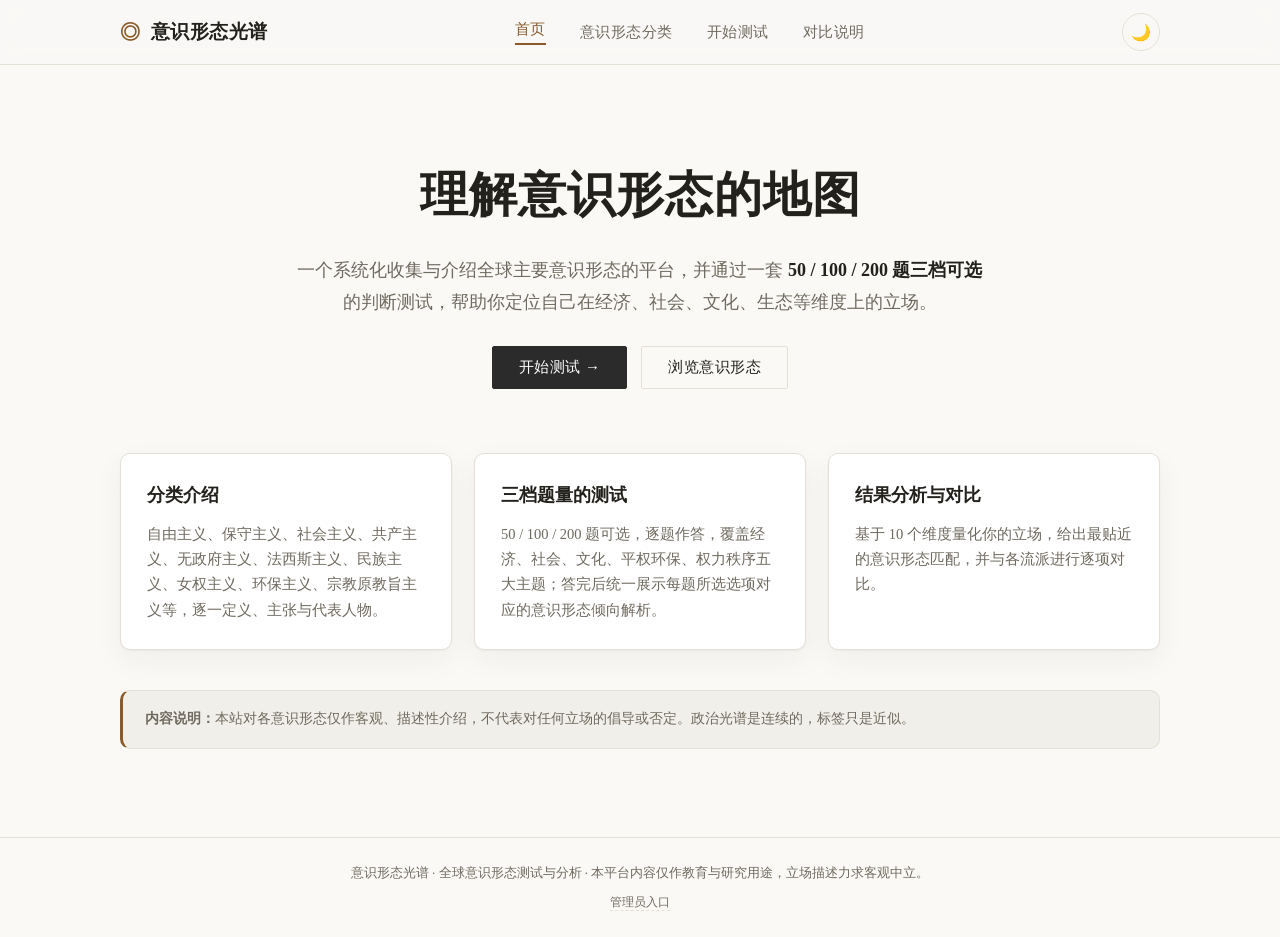
<file: index.html>
<!DOCTYPE html>
<html lang="zh-CN">
<head>
  <meta charset="UTF-8" />
  <meta name="viewport" content="width=device-width, initial-scale=1.0" />
  <title>意识形态光谱 · 全球意识形态测试与分析</title>
  <meta name="description" content="系统化收集与介绍全球主要意识形态，并提供 200 道题目的意识形态判断与分析测试。" />
  <link rel="stylesheet" href="css/styles.css?v=20260819d" />
</head>
<body>
  <header class="site-header">
    <div class="container header-inner">
      <div class="brand">
        <span class="brand-mark">◎</span>
        <span class="brand-text">意识形态光谱</span>
      </div>
      <nav class="main-nav" id="mainNav">
        <button class="nav-link active" data-view="home">首页</button>
        <button class="nav-link" data-view="catalog">意识形态分类</button>
        <button class="nav-link" data-view="test">开始测试</button>
        <button class="nav-link" data-view="compare">对比说明</button>
      </nav>
      <button class="theme-toggle" id="themeToggle" title="切换白天/夜间模式">🌙</button>
      <button class="nav-toggle" id="navToggle" aria-label="菜单">☰</button>
    </div>
  </header>

  <main class="container" id="main">

    <!-- 首页 / 概览 -->
    <section class="view active" id="view-home">
      <div class="hero">
        <h1>理解意识形态的地图</h1>
        <p class="hero-sub">
          一个系统化收集与介绍全球主要意识形态的平台，并通过一套
          <strong>50 / 100 / 200 题三档可选</strong>的判断测试，帮助你定位自己在经济、社会、文化、生态等维度上的立场。
        </p>
        <div class="hero-actions">
          <button class="btn btn-primary" data-goto="test">开始测试 →</button>
          <button class="btn btn-ghost" data-goto="catalog">浏览意识形态</button>
        </div>
      </div>

      <div class="feature-grid">
        <div class="feature-card">
          <h3>分类介绍</h3>
          <p>自由主义、保守主义、社会主义、共产主义、无政府主义、法西斯主义、民族主义、女权主义、环保主义、宗教原教旨主义等，逐一定义、主张与代表人物。</p>
        </div>
        <div class="feature-card">
          <h3>三档题量的测试</h3>
          <p>50 / 100 / 200 题可选，逐题作答，覆盖经济、社会、文化、平权环保、权力秩序五大主题；答完后统一展示每题所选选项对应的意识形态倾向解析。</p>
        </div>
        <div class="feature-card">
          <h3>结果分析与对比</h3>
          <p>基于 10 个维度量化你的立场，给出最贴近的意识形态匹配，并与各流派进行逐项对比。</p>
        </div>
      </div>

      <div class="disclaimer">
        <strong>内容说明：</strong>本站对各意识形态仅作客观、描述性介绍，不代表对任何立场的倡导或否定。政治光谱是连续的，标签只是近似。
      </div>
    </section>

    <!-- 意识形态分类 -->
    <section class="view" id="view-catalog">
      <h2 class="section-title">意识形态分类</h2>
      <p class="section-sub">点击下方卡片查看每种意识形态的简介、核心主张与维度画像。</p>
      <div class="ideo-grid" id="ideoGrid"></div>

      <div class="modal" id="ideoModal" hidden>
        <div class="modal-backdrop" data-close="1"></div>
        <div class="modal-card" id="ideoModalCard"></div>
      </div>
    </section>

    <!-- 测试 -->
    <section class="view" id="view-test">
      <div class="test-head">
        <h2 class="section-title">意识形态判断测试</h2>
        <p class="section-sub">可选 50 / 100 / 200 题三种长度；逐题作答，答完后统一解析。</p>

        <div class="mode-bar">
          <span class="mode-label">题目数量</span>
          <div class="mode-group" id="modeGroup">
            <button class="mode-btn" data-mode="50">50 题 · 快速</button>
            <button class="mode-btn" data-mode="100">100 题 · 标准</button>
            <button class="mode-btn active" data-mode="200">200 题 · 完整</button>
          </div>
          <span class="mode-hint" id="modeHint"></span>
        </div>

        <div class="username-row">
          <label class="username-label" for="userName">昵称（可选，用于记录答题）</label>
          <input class="username-input" id="userName" type="text" maxlength="20" placeholder="匿名" />
        </div>

        <div class="test-progress">
          <div class="progress-bar"><div class="progress-fill" id="progressFill"></div></div>
          <span class="progress-text" id="progressText">0 / 0</span>
        </div>
        <button class="btn btn-ghost btn-sm" id="resetBtn">重置</button>
      </div>

      <div class="test-body">
        <div class="question-card" id="questionCard"></div>
        <div class="test-nav">
          <button class="btn btn-ghost" id="prevBtn">← 上一题</button>
          <span class="page-indicator" id="pageIndicator"></span>
          <button class="btn btn-primary" id="nextBtn">下一题 →</button>
        </div>
      </div>

      <div class="test-submit" id="testSubmitWrap" hidden>
        <div class="submit-box">
          <h3>已完成全部题目</h3>
          <p>点击生成你的意识形态分析结果。</p>
          <button class="btn btn-primary" id="submitBtn">生成结果分析 →</button>
        </div>
      </div>
    </section>

    <!-- 对比说明 -->
    <section class="view" id="view-compare">
      <h2 class="section-title">对比说明</h2>
      <p class="section-sub">选择两种意识形态，查看它们在 10 个维度上的差异与核心分歧。</p>
      <div class="compare-controls">
        <select id="compareA" class="select"></select>
        <span class="vs">VS</span>
        <select id="compareB" class="select"></select>
      </div>
      <div class="compare-result" id="compareResult"></div>
    </section>

    <!-- 结果 -->
    <section class="view" id="view-result">
      <h2 class="section-title">你的意识形态分析结果</h2>
      <div class="result-grid">
        <div class="result-main">
          <div class="report-narrative" id="reportNarrative"></div>
          <div class="match-list" id="matchList"></div>
          <div class="conflict-box" id="conflictBox"></div>
          <div class="axis-interpret" id="axisInterpret"></div>
        </div>
        <div class="result-side">
          <div class="radar-wrap">
            <h3>你的维度画像</h3>
            <div id="radar"></div>
          </div>
          <div class="axis-bars" id="axisBars"></div>
        </div>
      </div>

      <div class="result-detail" id="resultDetail"></div>

      <div class="answer-analysis" id="answerAnalysis"></div>

      <div class="gov-fit" id="govFit"></div>

      <div class="migration-fit" id="migrationFit"></div>

      <div class="result-actions">
        <button class="btn btn-primary" id="exportBtn">导出报告 ↓</button>
        <button class="btn btn-primary" id="shareBtn">分享图片 ↗</button>
        <button class="btn btn-ghost" data-goto="test">重做测试</button>
        <button class="btn btn-ghost" id="backHomeBtn">返回首页</button>
      </div>
    </section>

  </main>

  <footer class="site-footer">
    <div class="container">
      <p>意识形态光谱 · 全球意识形态测试与分析 · 本平台内容仅作教育与研究用途，立场描述力求客观中立。</p>
      <p class="footer-admin"><a href="admin.html" target="_blank" rel="noopener">管理员入口</a></p>
    </div>
  </footer>

  <script src="js/axes.js?v=20260819d"></script>
  <script src="js/ideologies.js?v=20260819d"></script>
  <script src="js/questions.js?v=20260819d"></script>
  <script src="js/migration.js?v=20260819d"></script>
  <script src="js/app.js?v=20260819d"></script>
</body>
</html>
</file>
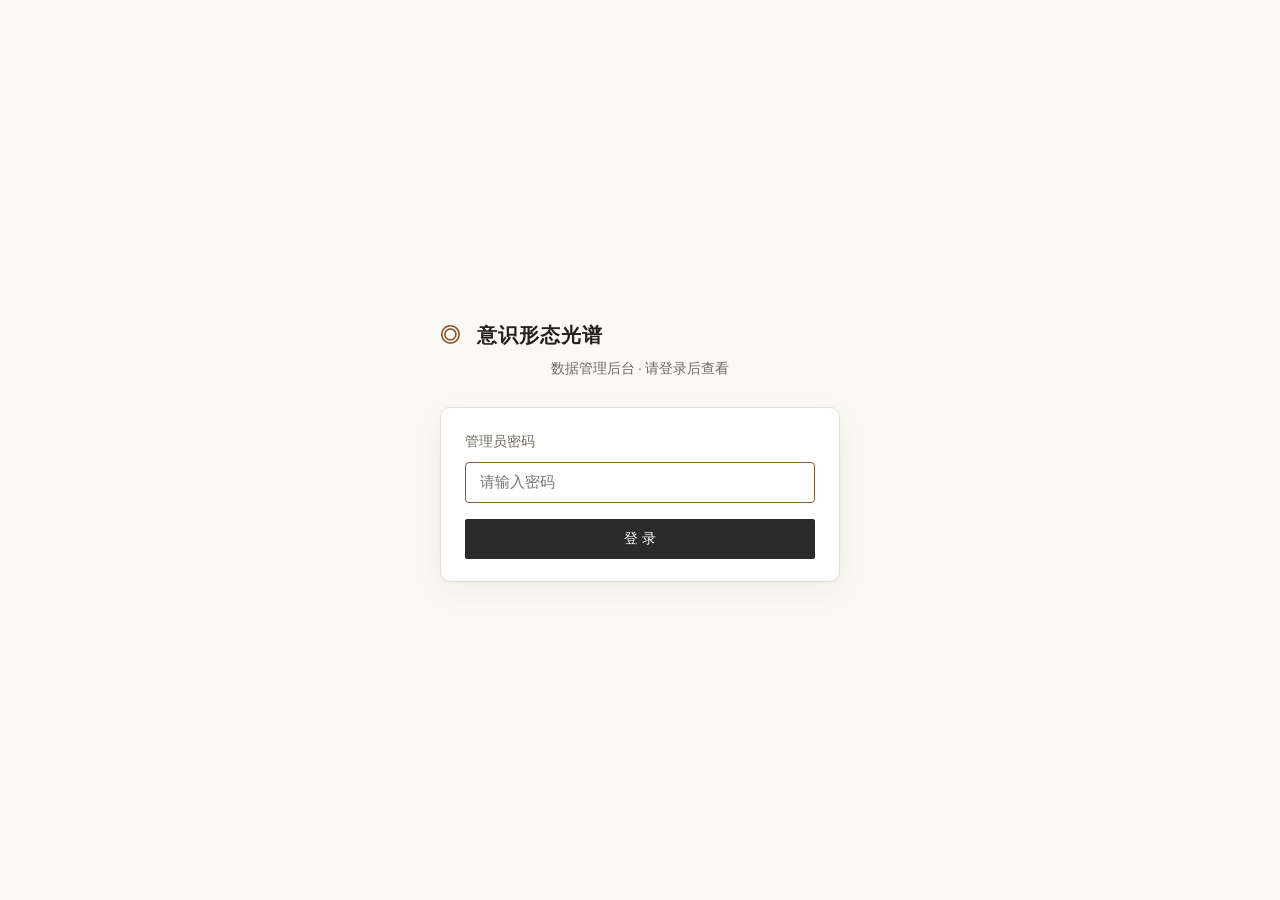
<file: server/admin.html>
<!DOCTYPE html>
<html lang="zh-CN">
<head>
<meta charset="UTF-8">
<meta name="viewport" content="width=device-width, initial-scale=1.0">
<title>数据管理 · 意识形态光谱</title>
<style>
  :root {
    --bg: #faf9f6;
    --bg-elev: #ffffff;
    --bg-soft: #f1efe9;
    --text: #23211c;
    --text-soft: #6f6a5f;
    --border: #e4e0d7;
    --ink: #2b2b2b;
    --accent: #8a5a2b;
    --accent-soft: #f3ece2;
    --red: #b0533f;
    --green: #4c7a4e;
    --shadow: 0 1px 2px rgba(40,35,25,.04), 0 10px 30px rgba(40,35,25,.05);
    --radius: 10px;
    --serif: "Noto Serif SC", "Source Han Serif SC", "Songti SC", "SimSun", Georgia, "Times New Roman", serif;
  }
  * { box-sizing: border-box; }
  html, body { margin: 0; padding: 0; }
  body {
    font-family: var(--serif);
    background: var(--bg);
    color: var(--text);
    line-height: 1.75;
    font-size: 15px;
    -webkit-font-smoothing: antialiased;
  }
  .container { width: min(1080px, 94vw); margin: 0 auto; }

  /* ---------- 通用 ---------- */
  .btn {
    border: 1px solid var(--ink); border-radius: 2px; padding: 10px 24px;
    font-size: 14px; cursor: pointer; font-weight: 500; transition: .15s;
    font-family: var(--serif); letter-spacing: .5px; background: transparent; color: var(--text);
  }
  .btn-primary { background: var(--ink); color: #fff; }
  .btn-primary:hover { background: #000; }
  .btn-ghost { border-color: var(--border); }
  .btn-ghost:hover { background: var(--bg-soft); }
  .btn:disabled { opacity: .4; cursor: not-allowed; }
  .card {
    background: var(--bg-elev); border: 1px solid var(--border);
    border-radius: var(--radius); padding: 22px 24px; box-shadow: var(--shadow);
  }
  .card h3 { margin: 0 0 14px; font-size: 16px; font-weight: 600; letter-spacing: .5px; }
  .card h3 .dot { color: var(--accent); margin-right: 6px; font-size: 13px; }
  .muted { color: var(--text-soft); }

  /* ---------- 登录页 ---------- */
  #loginView { min-height: 100vh; display: flex; align-items: center; justify-content: center; padding: 20px; }
  #loginView .panel { width: 100%; max-width: 400px; text-align: center; }
  #loginView .brand { font-size: 20px; font-weight: 600; margin-bottom: 4px; letter-spacing: 1px; }
  #loginView .brand-mark { color: var(--accent); margin-right: 8px; }
  #loginView .sub { color: var(--text-soft); font-size: 13.5px; margin-bottom: 26px; }
  #loginView .card { text-align: left; }
  #loginView label { display: block; font-size: 13.5px; color: var(--text-soft); margin-bottom: 8px; }
  #loginView input {
    width: 100%; padding: 11px 14px; font-size: 15px; border: 1px solid var(--border);
    border-radius: 4px; background: var(--bg-elev); font-family: var(--serif); color: var(--text);
    outline: none; transition: .15s;
  }
  #loginView input:focus { border-color: var(--accent); }
  #loginView .btn { width: 100%; margin-top: 16px; }
  #loginErr { color: var(--red); font-size: 13.5px; margin-top: 12px; min-height: 20px; display: none; }
  #loginErr.show { display: block; }

  /* ---------- 主面板 ---------- */
  .site-header {
    border-bottom: 1px solid var(--border);
    background: rgba(250,249,246,.86);
    backdrop-filter: saturate(180%) blur(10px);
    position: sticky; top: 0; z-index: 50;
  }
  .header-inner { display: flex; align-items: center; justify-content: space-between; height: 60px; }
  .brand { display: flex; align-items: center; gap: 8px; font-weight: 600; font-size: 17px; letter-spacing: .5px; }
  .brand-mark { color: var(--accent); }
  .header-actions { display: flex; align-items: center; gap: 14px; }
  #welcome { font-size: 13px; color: var(--text-soft); }

  .main-wrap { padding: 28px 0 60px; }
  .page-title { font-size: 24px; font-weight: 600; margin: 0 0 4px; letter-spacing: .5px; }
  .page-sub { color: var(--text-soft); font-size: 13.5px; margin: 0 0 22px; }

  /* 统计卡片 */
  .stat-grid { display: grid; grid-template-columns: repeat(5, 1fr); gap: 14px; margin-bottom: 22px; }
  .stat-card { background: var(--bg-elev); border: 1px solid var(--border); border-radius: var(--radius); padding: 16px 18px; box-shadow: var(--shadow); }
  .stat-card .label { font-size: 12.5px; color: var(--text-soft); letter-spacing: .5px; }
  .stat-card .value { font-size: 26px; font-weight: 700; margin-top: 4px; font-variant-numeric: tabular-nums; }
  .stat-card .value .unit { font-size: 13px; font-weight: 400; color: var(--text-soft); margin-left: 3px; }
  .stat-card.accent { border-top: 3px solid var(--accent); }
  .stat-card .mode-tag { font-size: 12px; color: var(--accent); font-weight: 600; }

  /* 图表区 */
  .chart-grid { display: grid; grid-template-columns: 1fr 1fr; gap: 18px; margin-bottom: 22px; }
  .chart-grid .full { grid-column: 1 / -1; }

  /* 横向条形图（意识形态分布） */
  .hbar-row { display: grid; grid-template-columns: 150px 1fr 46px; gap: 12px; align-items: center; margin-bottom: 9px; font-size: 13.5px; }
  .hbar-row .lbl { color: var(--text); white-space: nowrap; overflow: hidden; text-overflow: ellipsis; }
  .hbar-track { height: 14px; background: var(--bg-soft); border-radius: 3px; overflow: hidden; }
  .hbar-fill { height: 100%; background: var(--accent); border-radius: 3px; transition: width .4s; }
  .hbar-row .num { text-align: right; color: var(--text-soft); font-variant-numeric: tabular-nums; }
  .empty-note { color: var(--text-soft); font-size: 13.5px; padding: 20px 0; text-align: center; }

  /* 10 维平均画像（居中轴） */
  .axis-row { display: grid; grid-template-columns: 92px 1fr 64px; gap: 10px; align-items: center; font-size: 13px; margin-bottom: 8px; }
  .axis-row .lbl { color: var(--text-soft); white-space: nowrap; }
  .axis-track { position: relative; height: 16px; background: linear-gradient(90deg, var(--green) 0%, var(--bg-soft) 48%, var(--bg-soft) 52%, var(--red) 100%); border-radius: 3px; }
  .axis-track .mid { position: absolute; left: 50%; top: -2px; bottom: -2px; width: 1px; background: var(--border); }
  .axis-track .bar { position: absolute; top: 0; bottom: 0; border-radius: 3px; }
  .axis-track .bar.neg { background: var(--green); right: 50%; }
  .axis-track .bar.pos { background: var(--red); left: 50%; }
  .axis-row .val { text-align: right; color: var(--text); font-variant-numeric: tabular-nums; }
  .legend { display: flex; gap: 16px; font-size: 12.5px; color: var(--text-soft); margin-top: 6px; }
  .legend .sw { display: inline-block; width: 10px; height: 10px; border-radius: 2px; margin-right: 5px; }
  .legend .sw.red { background: var(--red); }
  .legend .sw.green { background: var(--green); }

  /* 政府适配度等级分布 */
  .gbar-row { display: grid; grid-template-columns: 110px 1fr 70px; gap: 12px; align-items: center; margin-bottom: 10px; font-size: 13.5px; }
  .gbar-row .lbl { color: var(--text); }
  .gbar-track { height: 14px; background: var(--bg-soft); border-radius: 3px; overflow: hidden; }
  .gbar-fill { height: 100%; background: var(--ink); border-radius: 3px; transition: width .4s; }
  .gbar-row .num { text-align: right; color: var(--text-soft); font-variant-numeric: tabular-nums; }

  /* 近 14 天趋势 */
  .trend-wrap { display: flex; align-items: flex-end; gap: 8px; height: 150px; padding-top: 10px; }
  .trend-col { flex: 1; display: flex; flex-direction: column; align-items: center; gap: 5px; height: 100%; justify-content: flex-end; }
  .trend-bar { width: 70%; background: var(--accent); border-radius: 3px 3px 0 0; transition: height .4s; min-height: 2px; }
  .trend-bar:hover { background: var(--ink); }
  .trend-date { font-size: 11px; color: var(--text-soft); white-space: nowrap; }
  .trend-num { font-size: 11.5px; color: var(--accent); font-weight: 600; font-variant-numeric: tabular-nums; }

  /* 表格 */
  .table-card { overflow: hidden; }
  .table-toolbar { display: flex; justify-content: space-between; align-items: center; gap: 12px; flex-wrap: wrap; margin-bottom: 14px; }
  .table-toolbar .info { font-size: 13.5px; color: var(--text-soft); }
  .table-wrap { overflow-x: auto; }
  table { width: 100%; border-collapse: collapse; font-size: 13px; }
  th, td { border: 1px solid var(--border); padding: 9px 11px; text-align: center; white-space: nowrap; }
  th { background: var(--bg-soft); font-weight: 600; letter-spacing: .5px; }
  td.name { text-align: left; }
  td .grade { display: inline-block; padding: 2px 10px; border-radius: 999px; font-size: 12px; background: var(--accent-soft); color: var(--accent); border: 1px solid #e3d4bf; }
  .pager { display: flex; align-items: center; justify-content: center; gap: 14px; margin-top: 16px; }
  .pager .page-info { font-size: 13.5px; color: var(--text-soft); font-variant-numeric: tabular-nums; }

  /* 页脚 */
  .site-footer { border-top: 1px solid var(--border); padding: 20px 0; color: var(--text-soft); font-size: 12.5px; text-align: center; }

  @media (max-width: 900px) {
    .stat-grid { grid-template-columns: repeat(2, 1fr); }
    .chart-grid { grid-template-columns: 1fr; }
  }
</style>
</head>
<body>

<!-- ==================== 登录界面 ==================== -->
<div id="loginView">
  <div class="panel">
    <div class="brand"><span class="brand-mark">◎</span>意识形态光谱</div>
    <div class="sub">数据管理后台 · 请登录后查看</div>
    <div class="card">
      <label for="pwdInput">管理员密码</label>
      <input type="password" id="pwdInput" placeholder="请输入密码" autocomplete="current-password">
      <button class="btn btn-primary" id="loginBtn">登 录</button>
      <div id="loginErr"></div>
    </div>
  </div>
</div>

<!-- ==================== 主面板 ==================== -->
<div id="mainView" hidden>
  <header class="site-header">
    <div class="container header-inner">
      <div class="brand"><span class="brand-mark">◎</span>意识形态光谱 · 数据管理</div>
      <div class="header-actions">
        <a class="btn btn-ghost" href="../" style="text-decoration:none">← 返回主站</a>
        <span id="welcome">管理员</span>
        <button class="btn btn-ghost" id="logoutBtn">退出登录</button>
      </div>
    </div>
  </header>

  <main class="container main-wrap">
    <h1 class="page-title">数据总览</h1>
    <p class="page-sub">答题者提交的测试结果与统计</p>

    <!-- 顶部统计卡片 -->
    <div class="stat-grid" id="statGrid">
      <div class="stat-card accent"><div class="label">总答题人数</div><div class="value">-</div></div>
      <div class="stat-card"><div class="mode-tag">50 题模式</div><div class="value">-</div></div>
      <div class="stat-card"><div class="mode-tag">100 题模式</div><div class="value">-</div></div>
      <div class="stat-card"><div class="mode-tag">200 题模式</div><div class="value">-</div></div>
      <div class="stat-card"><div class="label">平均政府适配度</div><div class="value">-<span class="unit">/ 100</span></div></div>
    </div>

    <!-- 图表区 -->
    <div class="chart-grid">
      <div class="card">
        <h3><span class="dot">■</span>意识形态分布</h3>
        <div id="ideoChart"></div>
      </div>
      <div class="card">
        <h3><span class="dot">■</span>10 维平均画像</h3>
        <div id="axisChart"></div>
        <div class="legend">
          <span><span class="sw red"></span>正值 / 右向（+100 为极端）</span>
          <span><span class="sw green"></span>负值 / 左向（-100 为极端）</span>
        </div>
      </div>
      <div class="card">
        <h3><span class="dot">■</span>政府适配度等级分布</h3>
        <div id="govChart"></div>
      </div>
      <div class="card">
        <h3><span class="dot">■</span>近 14 天答题趋势</h3>
        <div id="trendChart"></div>
      </div>
    </div>

    <!-- 答题记录 -->
    <div class="card table-card">
      <h3><span class="dot">■</span>答题记录</h3>
      <div class="table-toolbar">
        <span class="info" id="recordInfo">加载中…</span>
        <button class="btn btn-ghost" id="exportBtn">导出 CSV</button>
      </div>
      <div class="table-wrap">
        <table>
          <thead>
            <tr>
              <th>ID</th><th>时间</th><th>模式</th><th>用户名</th>
              <th>最贴近意识形态</th><th>匹配度</th><th>政府适配度</th><th>等级</th>
            </tr>
          </thead>
          <tbody id="recordBody">
            <tr><td colspan="8" class="muted">加载中…</td></tr>
          </tbody>
        </table>
      </div>
      <div class="pager">
        <button class="btn btn-ghost" id="prevPage">上一页</button>
        <span class="page-info" id="pageInfo">-</span>
        <button class="btn btn-ghost" id="nextPage">下一页</button>
      </div>
    </div>
  </main>

  <footer class="site-footer">意识形态光谱 · 数据管理面板 · 数据仅用于本站统计分析</footer>
</div>

<script>
(function () {
  'use strict';

  var API_PREFIX = '/api';
  var SIZE = 20;                 // 每页条数
  var TOKEN_KEY = 'admin_token';
  var state = {
    token: localStorage.getItem(TOKEN_KEY) || '',
    page: 1,
    totalPages: 1,
    stats: null
  };

  // 10 个轴的显示名称（与前端 axes.js 一致）
  var AXIS_NAMES = {
    ECON: '经济左—右', SOC: '社会自由—威权', PROG: '进步—传统',
    GLOB: '全球—民族', SEC: '世俗—宗教', ECO: '环保—发展',
    HIER: '平等—等级', INDV: '个人—集体', REV: '改良—革命',
    PEACE: '和平—强硬'
  };
  var AXIS_ORDER = ['ECON', 'SOC', 'PROG', 'GLOB', 'SEC', 'ECO', 'HIER', 'INDV', 'REV', 'PEACE'];

  var $ = function (id) { return document.getElementById(id); };

  // ---------- 通用请求封装 ----------
  function api(path, options) {
    options = options || {};
    options.headers = options.headers || {};
    options.headers['Content-Type'] = 'application/json; charset=utf-8';
    return fetch(API_PREFIX + path, options).then(function (resp) {
      if (resp.status === 401) {
        onUnauthorized();
        var e = new Error('未授权');
        e.status = 401;
        throw e;
      }
      return resp.json().then(function (data) {
        if (data && data.ok === false) {
          var err = new Error(data.error || '请求失败');
          err.status = resp.status;
          throw err;
        }
        return data;
      });
    });
  }

  function onUnauthorized() {
    state.token = '';
    localStorage.removeItem(TOKEN_KEY);
    showLogin();
  }

  // ---------- 视图切换 ----------
  function showLogin() {
    $('mainView').hidden = true;
    $('loginView').style.display = 'flex';
    $('loginErr').classList.remove('show');
  }

  function showMain() {
    $('loginView').style.display = 'none';
    $('mainView').hidden = false;
  }

  // ---------- 登录 ----------
  function doLogin() {
    var pwd = $('pwdInput').value;
    var errEl = $('loginErr');
    if (!pwd) { errEl.textContent = '请输入密码'; errEl.classList.add('show'); return; }
    errEl.classList.remove('show');
    api('/login', {
      method: 'POST',
      body: JSON.stringify({ password: pwd })
    }).then(function (data) {
      state.token = data.token;
      localStorage.setItem(TOKEN_KEY, data.token);
      state.page = 1;
      showMain();
      loadAll();
    }).catch(function (e) {
      if (e.status === 401) {
        errEl.textContent = '密码错误，请重试';
        errEl.classList.add('show');
      } else {
        errEl.textContent = '登录失败：' + e.message;
        errEl.classList.add('show');
      }
    });
  }

  function doLogout() {
    state.token = '';
    localStorage.removeItem(TOKEN_KEY);
    showLogin();
  }

  // ---------- 数据加载 ----------
  function queryStr(params) {
    var parts = [];
    Object.keys(params).forEach(function (k) {
      parts.push(encodeURIComponent(k) + '=' + encodeURIComponent(params[k]));
    });
    return parts.length ? '?' + parts.join('&') : '';
  }

  function loadAll() {
    loadStats();
    loadRecords();
  }

  function loadStats() {
    api('/admin/stats' + queryStr({ token: state.token })).then(function (data) {
      state.stats = data.stats;
      renderStats(data.stats);
    }).catch(function () { /* 401 已由 api() 处理 */ });
  }

  function loadRecords() {
    api('/admin/records' + queryStr({ token: state.token, page: state.page, size: SIZE }))
      .then(function (data) {
        state.totalPages = Math.max(1, Math.ceil(data.total / data.size));
        renderRecords(data);
      }).catch(function () { /* 401 已由 api() 处理 */ });
  }

  // ---------- 渲染：统计 ----------
  function renderStats(s) {
    if (!s) return;
    var cards = $('statGrid').children;
    cards[0].querySelector('.value').textContent = s.total;
    cards[1].querySelector('.value').textContent = s.byMode['50'] || 0;
    cards[2].querySelector('.value').textContent = s.byMode['100'] || 0;
    cards[3].querySelector('.value').textContent = s.byMode['200'] || 0;
    cards[4].querySelector('.value').innerHTML = s.govAvg + '<span class="unit">/ 100</span>';

    renderIdeoChart(s.byIdeo);
    renderAxisChart(s.axisAvg);
    renderGovChart(s.govGrades);
    renderTrendChart(s.daily);
  }

  // 意识形态分布（横向条形）
  function renderIdeoChart(byIdeo) {
    var el = $('ideoChart');
    var keys = Object.keys(byIdeo || {});
    if (!keys.length) { el.innerHTML = '<div class="empty-note">暂无数据</div>'; return; }
    var max = 1;
    keys.forEach(function (k) { if (byIdeo[k] > max) max = byIdeo[k]; });
    var html = '';
    keys.slice(0, 12).forEach(function (k) {
      var pct = Math.round(byIdeo[k] / max * 100);
      html += '<div class="hbar-row">'
        + '<span class="lbl" title="' + escHtml(k) + '">' + escHtml(k) + '</span>'
        + '<div class="hbar-track"><div class="hbar-fill" style="width:' + pct + '%"></div></div>'
        + '<span class="num">' + byIdeo[k] + '</span>'
        + '</div>';
    });
    if (keys.length > 12) {
      html += '<div class="muted" style="font-size:12.5px;text-align:center;margin-top:8px">仅显示前 12 个</div>';
    }
    el.innerHTML = html;
  }

  // 10 维平均画像（-100 ~ +100 居中轴）
  function renderAxisChart(axisAvg) {
    var el = $('axisChart');
    if (!axisAvg) { el.innerHTML = '<div class="empty-note">暂无数据</div>'; return; }
    var html = '';
    AXIS_ORDER.forEach(function (k) {
      var v = axisAvg[k];
      var pos = typeof v === 'number' ? v : 0;
      var absPct = Math.min(100, Math.abs(pos));   // 0~100 → 0~50% 的轨道宽度
      var halfPct = absPct / 2;
      var barHtml;
      if (pos > 0) {
        barHtml = '<div class="bar pos" style="width:' + halfPct + '%"></div>';
      } else if (pos < 0) {
        barHtml = '<div class="bar neg" style="width:' + halfPct + '%"></div>';
      } else {
        barHtml = '<div class="bar pos" style="width:0"></div>';
      }
      html += '<div class="axis-row">'
        + '<span class="lbl">' + AXIS_NAMES[k] + '</span>'
        + '<div class="axis-track"><span class="mid"></span>' + barHtml + '</div>'
        + '<span class="val">' + (pos > 0 ? '+' : '') + pos.toFixed(1) + '</span>'
        + '</div>';
    });
    el.innerHTML = html;
  }

  // 政府适配度等级分布
  function renderGovChart(govGrades) {
    var el = $('govChart');
    var order = ['高度契合', '总体契合', '部分契合', '差异显著'];
    var data = govGrades || {};
    var total = order.reduce(function (s, g) { return s + (data[g] || 0); }, 0);
    if (!total) { el.innerHTML = '<div class="empty-note">暂无数据</div>'; return; }
    var max = 1;
    order.forEach(function (g) { if ((data[g] || 0) > max) max = data[g]; });
    var html = '';
    order.forEach(function (g) {
      var n = data[g] || 0;
      var pct = Math.round(n / max * 100);
      var share = Math.round(n / total * 100);
      html += '<div class="gbar-row">'
        + '<span class="lbl">' + g + '</span>'
        + '<div class="gbar-track"><div class="gbar-fill" style="width:' + pct + '%"></div></div>'
        + '<span class="num">' + n + ' 人 · ' + share + '%</span>'
        + '</div>';
    });
    el.innerHTML = html;
  }

  // 近 14 天趋势（柱状）
  function renderTrendChart(daily) {
    var el = $('trendChart');
    var days = daily || [];
    if (!days.length) { el.innerHTML = '<div class="empty-note">暂无数据</div>'; return; }
    var max = 1;
    days.forEach(function (d) { if (d.count > max) max = d.count; });
    var html = '<div class="trend-wrap">';
    days.forEach(function (d) {
      var h = Math.max(2, Math.round(d.count / max * 100));
      html += '<div class="trend-col">'
        + '<span class="trend-num">' + d.count + '</span>'
        + '<div class="trend-bar" style="height:' + h + '%" title="' + d.date + '：' + d.count + ' 条"></div>'
        + '<span class="trend-date">' + d.date + '</span>'
        + '</div>';
    });
    html += '</div>';
    el.innerHTML = html;
  }

  // ---------- 渲染：记录表格 ----------
  function renderRecords(data) {
    var rows = data.rows || [];
    var tbody = $('recordBody');
    $('recordInfo').textContent = '共 ' + data.total + ' 条记录 · 第 ' + data.page + ' / ' + state.totalPages + ' 页';
    $('pageInfo').textContent = data.page + ' / ' + state.totalPages;

    if (!rows.length) {
      tbody.innerHTML = '<tr><td colspan="8" class="muted">暂无记录</td></tr>';
    } else {
      var html = '';
      rows.forEach(function (r) {
        var m = r.topMatch || {};
        var sim = typeof m.similarity === 'number' ? Math.round(m.similarity * 100) + '%' : '-';
        html += '<tr>'
          + '<td>' + r.id + '</td>'
          + '<td>' + escHtml(fmtTime(r.ts)) + '</td>'
          + '<td>' + r.mode + ' 题</td>'
          + '<td class="name">' + escHtml(r.username || '匿名') + '</td>'
          + '<td class="name">' + escHtml(m.name || '-') + '</td>'
          + '<td>' + sim + '</td>'
          + '<td>' + (typeof r.govOverall === 'number' ? r.govOverall.toFixed(1) : '-') + '</td>'
          + '<td>' + (r.govGrade ? '<span class="grade">' + escHtml(r.govGrade) + '</span>' : '-') + '</td>'
          + '</tr>';
      });
      tbody.innerHTML = html;
    }

    $('prevPage').disabled = data.page <= 1;
    $('nextPage').disabled = data.page >= state.totalPages;
  }

  function fmtTime(ts) {
    if (!ts) return '-';
    var s = String(ts);
    // 截取到分钟：2026-08-19T10:30:00.123+08:00 → 2026-08-19 10:30
    var m = s.match(/^(\d{4}-\d{2}-\d{2})T(\d{2}:\d{2})/);
    return m ? m[1] + ' ' + m[2] : s;
  }

  function escHtml(s) {
    return String(s == null ? '' : s)
      .replace(/&/g, '&amp;').replace(/</g, '&lt;')
      .replace(/>/g, '&gt;').replace(/"/g, '&quot;');
  }

  // ---------- 分页 ----------
  function goPage(p) {
    if (p < 1 || p > state.totalPages) return;
    state.page = p;
    loadRecords();
  }

  // ---------- 导出 CSV（导出全部记录，逐页拉取） ----------
  function exportCsv() {
    var btn = $('exportBtn');
    btn.disabled = true;
    btn.textContent = '导出中…';

    var all = [];
    var page = 1;
    var total = null;

    function fetchPage() {
      api('/admin/records' + queryStr({ token: state.token, page: page, size: 100 }))
        .then(function (data) {
          if (total === null) total = data.total;
          all = all.concat(data.rows);
          var fetched = page * data.size;
          if (fetched < total && data.rows.length) {
            page += 1;
            fetchPage();
          } else {
            buildAndDownload(all);
          }
        })
        .catch(function () {
          btn.disabled = false;
          btn.textContent = '导出 CSV';
        });
    }
    fetchPage();
  }

  function buildAndDownload(rows) {
    var header = ['ID', '时间', '模式', '用户名', '最贴近意识形态', '意识形态(英)', '匹配度',
                  '政府适配度', '等级', 'ECON', 'SOC', 'PROG', 'GLOB', 'SEC', 'ECO', 'HIER', 'INDV', 'REV', 'PEACE'];
    var lines = [header.join(',')];

    rows.forEach(function (r) {
      var m = r.topMatch || {};
      var axes = r.axes || {};
      var row = [
        r.id, fmtTime(r.ts), r.mode, r.username || '匿名',
        m.name || '', m.nameEn || '',
        typeof m.similarity === 'number' ? (m.similarity * 100).toFixed(1) + '%' : '',
        typeof r.govOverall === 'number' ? r.govOverall.toFixed(1) : '',
        r.govGrade || ''
      ];
      AXIS_ORDER.forEach(function (k) {
        var v = axes[k];
        row.push(typeof v === 'number' ? v : '');
      });
      lines.push(row.map(csvCell).join(','));
    });

    var csv = '\uFEFF' + lines.join('\r\n');
    var blob = new Blob([csv], { type: 'text/csv;charset=utf-8;' });
    var url = URL.createObjectURL(blob);
    var a = document.createElement('a');
    var now = new Date();
    var pad = function (n) { return n < 10 ? '0' + n : '' + n; };
    var stamp = now.getFullYear() + pad(now.getMonth() + 1) + pad(now.getDate());
    a.href = url;
    a.download = '答题记录_' + stamp + '.csv';
    document.body.appendChild(a);
    a.click();
    document.body.removeChild(a);
    setTimeout(function () { URL.revokeObjectURL(url); }, 1000);

    $('exportBtn').disabled = false;
    $('exportBtn').textContent = '导出 CSV';
  }

  function csvCell(v) {
    var s = String(v == null ? '' : v);
    if (/[",\n\r]/.test(s)) s = '"' + s.replace(/"/g, '""') + '"';
    return s;
  }

  // ---------- 事件绑定 ----------
  $('loginBtn').addEventListener('click', doLogin);
  $('pwdInput').addEventListener('keydown', function (e) {
    if (e.key === 'Enter') doLogin();
  });
  $('logoutBtn').addEventListener('click', doLogout);
  $('prevPage').addEventListener('click', function () { goPage(state.page - 1); });
  $('nextPage').addEventListener('click', function () { goPage(state.page + 1); });
  $('exportBtn').addEventListener('click', exportCsv);

  // ---------- 初始化 ----------
  if (state.token) {
    // 已有 token：先尝试获取数据，401 会自动跳回登录界面
    showMain();
    loadAll();
  } else {
    showLogin();
    $('pwdInput').focus();
  }
})();
</script>
</body>
</html>
</file>
<file: css/styles.css>
:root {
  --bg: #faf9f6;
  --bg-elev: #ffffff;
  --bg-soft: #f1efe9;
  --text: #23211c;
  --text-soft: #6f6a5f;
  --border: #e4e0d7;
  --ink: #2b2b2b;
  --accent: #8a5a2b;
  --accent-soft: #f3ece2;
  --shadow: 0 1px 2px rgba(40,35,25,.04), 0 10px 30px rgba(40,35,25,.05);
  --radius: 10px;
  --header-bg: rgba(250, 249, 246, .86);
  --serif: "Noto Serif SC", "Source Han Serif SC", "Songti SC", "SimSun", Georgia, "Times New Roman", serif;
}

html[data-theme="dark"] {
  --bg: #171713;
  --bg-elev: #201f1a;
  --bg-soft: #2a2923;
  --text: #ede9dd;
  --text-soft: #a8a294;
  --border: #3a372e;
  --ink: #e8e4d8;
  --accent: #c08a4f;
  --accent-soft: #33291d;
  --header-bg: rgba(23, 23, 19, .86);
  --shadow: 0 1px 2px rgba(0,0,0,.25), 0 10px 30px rgba(0,0,0,.3);
}

* { box-sizing: border-box; }
html, body { margin: 0; padding: 0; }

body {
  font-family: var(--serif);
  background: var(--bg);
  color: var(--text);
  line-height: 1.75;
  font-size: 16px;
  -webkit-font-smoothing: antialiased;
}

.container { width: min(1040px, 92vw); margin: 0 auto; }

/* Header */
.site-header {
  position: sticky; top: 0; z-index: 50;
  background: var(--header-bg);
  backdrop-filter: saturate(180%) blur(10px);
  border-bottom: 1px solid var(--border);
}
.header-inner { display: flex; align-items: center; justify-content: space-between; height: 64px; }
.brand { display: flex; align-items: center; gap: 10px; font-weight: 600; font-size: 19px; letter-spacing: .5px; }
.brand-mark { color: var(--accent); font-size: 20px; }
.brand-text { font-family: var(--serif); }
.main-nav { display: flex; gap: 2px; }
.nav-link {
  border: none; background: transparent; color: var(--text-soft);
  padding: 8px 16px; border-radius: 2px; cursor: pointer; font-size: 15px;
  font-family: var(--serif); transition: .15s; letter-spacing: .5px;
}
.nav-link:hover { color: var(--text); }
.nav-link.active { color: var(--accent); }
.nav-link.active::after { content: ""; display: block; height: 2px; background: var(--accent); margin-top: 4px; }
.nav-toggle { display: none; background: none; border: none; font-size: 22px; cursor: pointer; color: var(--text); }

/* Views */
.view { display: none; padding: 48px 0 64px; animation: fade .3s ease; }
.view.active { display: block; }
@keyframes fade { from { opacity: 0; } to { opacity: 1; } }

/* Hero */
.hero { text-align: center; padding: 40px 0 24px; }
.hero h1 { font-size: clamp(30px, 5vw, 48px); margin: 0 0 18px; letter-spacing: 1px; font-weight: 600; }
.hero-sub { font-size: clamp(15px, 2.2vw, 18px); color: var(--text-soft); max-width: 700px; margin: 0 auto 28px; }
.hero-sub strong { color: var(--text); font-weight: 600; }
.hero-actions { display: flex; gap: 14px; justify-content: center; flex-wrap: wrap; }

.btn {
  border: 1px solid var(--ink); border-radius: 2px; padding: 11px 26px; font-size: 15px;
  cursor: pointer; font-weight: 500; transition: .15s; font-family: var(--serif); letter-spacing: .5px;
}
.btn-primary { background: var(--ink); color: #fff; }
.btn-primary:hover { background: #000; }
.btn-ghost { background: transparent; color: var(--text); border-color: var(--border); }
.btn-ghost:hover { background: var(--bg-soft); }
.btn-sm { padding: 7px 16px; font-size: 14px; }

.feature-grid { display: grid; grid-template-columns: repeat(3, 1fr); gap: 22px; margin: 40px 0; }
.feature-card { background: var(--bg-elev); border: 1px solid var(--border); border-radius: var(--radius); padding: 26px; box-shadow: var(--shadow); }
.feature-card h3 { margin: 0 0 10px; font-size: 18px; font-weight: 600; }
.feature-card p { margin: 0; color: var(--text-soft); font-size: 14.5px; }

.disclaimer { background: var(--bg-soft); border: 1px solid var(--border); border-left: 3px solid var(--accent); border-radius: var(--radius); padding: 16px 22px; font-size: 14px; color: var(--text-soft); }

/* Section titles */
.section-title { font-size: 27px; margin: 0 0 8px; font-weight: 600; letter-spacing: .5px; }
.section-sub { color: var(--text-soft); margin: 0 0 28px; font-size: 15px; }

/* Ideology grid */
.ideo-grid { display: grid; grid-template-columns: repeat(auto-fill, minmax(250px, 1fr)); gap: 20px; }
.ideo-card {
  border: 1px solid var(--border); border-radius: var(--radius); padding: 22px;
  background: var(--bg-elev); cursor: pointer; transition: .18s; box-shadow: var(--shadow);
  border-top: 3px solid var(--card-color, var(--accent));
}
.ideo-card:hover { transform: translateY(-2px); box-shadow: 0 14px 34px rgba(40,35,25,.10); }
.ideo-card h3 { margin: 0 0 3px; font-size: 18px; font-weight: 600; }
.ideo-card .en { color: var(--text-soft); font-size: 13px; margin-bottom: 12px; font-style: italic; }
.ideo-card .tag { font-size: 13.5px; color: var(--text-soft); }

/* Modal */
.modal { position: fixed; inset: 0; z-index: 100; display: flex; align-items: center; justify-content: center; padding: 20px; }
.modal[hidden] { display: none; }
.modal-backdrop { position: absolute; inset: 0; background: rgba(30,27,20,.5); }
.modal-card { position: relative; background: var(--bg-elev); border-radius: 12px; max-width: 660px; width: 100%; max-height: 86vh; overflow-y: auto; padding: 32px; box-shadow: 0 24px 70px rgba(0,0,0,.35); }
.modal-card h2 { margin: 0 0 2px; font-size: 24px; font-weight: 600; }
.modal-card .en { color: var(--text-soft); font-size: 14px; margin-bottom: 16px; font-style: italic; }
.modal-card .modal-tag { background: var(--accent-soft); padding: 14px 16px; border-radius: 8px; margin-bottom: 18px; font-size: 14.5px; color: var(--text); }
.modal-card h4 { margin: 22px 0 10px; font-size: 15px; font-weight: 600; letter-spacing: .5px; }
.modal-card ul { margin: 0; padding-left: 20px; font-size: 14.5px; color: var(--text-soft); }
.modal-card ul li { margin-bottom: 6px; }
.modal-close { position: absolute; top: 16px; right: 18px; border: none; background: var(--bg-soft); width: 32px; height: 32px; border-radius: 50%; cursor: pointer; font-size: 18px; color: var(--text-soft); }

.mini-axes { display: grid; gap: 10px; margin-top: 6px; }
.mini-axis { display: grid; grid-template-columns: 100px 1fr; gap: 12px; align-items: center; font-size: 13px; color: var(--text-soft); }
.mini-track { position: relative; height: 6px; background: linear-gradient(90deg, #9ab4e0, #e8e4db 50%, #e0b487); border-radius: 999px; }
.mini-dot { position: absolute; top: 50%; width: 11px; height: 11px; border-radius: 50%; background: var(--ink); transform: translate(-50%,-50%); }

/* Test */
.test-head { display: flex; align-items: center; gap: 18px; flex-wrap: wrap; margin-bottom: 22px; }
.test-head .section-title { margin: 0; }
.test-progress { flex: 1; min-width: 200px; display: flex; align-items: center; gap: 12px; }
.progress-bar { flex: 1; height: 6px; background: var(--bg-soft); border-radius: 999px; overflow: hidden; }
.progress-fill { height: 100%; width: 0; background: var(--accent); transition: width .25s; }
.progress-text { font-size: 13px; color: var(--text-soft); white-space: nowrap; }

.question-card { background: var(--bg-elev); border: 1px solid var(--border); border-radius: var(--radius); padding: 30px; box-shadow: var(--shadow); }
.q-block { margin-bottom: 30px; }
.q-block:last-child { margin-bottom: 0; }
.q-meta { font-size: 12.5px; color: var(--text-soft); margin-bottom: 8px; letter-spacing: .5px; }
.q-stem { font-size: 19px; font-weight: 600; margin: 0 0 20px; line-height: 1.55; }
.options { display: grid; gap: 12px; }
.option {
  display: flex; align-items: flex-start; gap: 14px; padding: 15px 18px; border: 1px solid var(--border);
  border-radius: 8px; cursor: pointer; transition: .12s; background: #fff;
}
.option:hover { border-color: var(--accent); background: var(--accent-soft); }
.option.selected { border-color: var(--accent); background: var(--accent-soft); }
.option .marker { width: 20px; height: 20px; border-radius: 50%; border: 1.5px solid var(--border); flex: none; margin-top: 3px; display: grid; place-items: center; font-size: 12px; }
.option.selected .marker { background: var(--accent); border-color: var(--accent); color: #fff; }
.option .opt-text { flex: 1; font-size: 15.5px; }

.opt-analysis { margin-top: 12px; padding: 11px 16px; font-size: 13.5px; color: var(--text-soft); background: var(--bg-soft); border-radius: 8px; border-left: 3px solid var(--accent); line-height: 1.6; }
.ana-label { display: inline-block; font-weight: 600; color: var(--accent); margin-right: 6px; font-size: 12px; letter-spacing: 1px; }

.test-nav { display: flex; align-items: center; justify-content: space-between; margin-top: 24px; gap: 12px; }
.page-indicator { color: var(--text-soft); font-size: 14px; }

.test-submit { margin-top: 28px; }
.submit-box { background: var(--accent-soft); border: 1px solid #e3d4bf; border-radius: var(--radius); padding: 26px; text-align: center; }
.submit-box h3 { margin: 0 0 8px; font-size: 19px; }
.submit-box p { margin: 0 0 18px; color: var(--text-soft); }

/* Result */
.result-grid { display: grid; grid-template-columns: 1.5fr 1fr; gap: 24px; align-items: start; }
.report-narrative { background: var(--bg-elev); border: 1px solid var(--border); border-radius: var(--radius); padding: 24px 26px; box-shadow: var(--shadow); margin-bottom: 22px; font-size: 15px; line-height: 1.85; }
.report-narrative h3 { margin: 0 0 10px; font-size: 17px; }
.report-narrative p { margin: 0 0 10px; }
.report-narrative p:last-child { margin-bottom: 0; }
.report-narrative .hl { color: var(--accent); font-weight: 600; }

.match-list { display: grid; gap: 14px; }
.match-item { background: var(--bg-elev); border: 1px solid var(--border); border-radius: var(--radius); padding: 18px 20px; box-shadow: var(--shadow); border-left: 4px solid var(--m-color, var(--accent)); }
.match-item h3 { margin: 0 0 4px; display: flex; align-items: baseline; gap: 10px; font-weight: 600; }
.match-item .pct { color: var(--m-color); font-size: 21px; font-weight: 700; }
.match-item .en { color: var(--text-soft); font-size: 13px; font-style: italic; }
.match-bar { height: 6px; background: var(--bg-soft); border-radius: 999px; overflow: hidden; margin: 12px 0; }
.match-bar > div { height: 100%; background: var(--m-color); }
.match-item p { margin: 6px 0 0; color: var(--text-soft); font-size: 14px; }

.axis-interpret { background: var(--bg-elev); border: 1px solid var(--border); border-radius: var(--radius); padding: 22px 24px; box-shadow: var(--shadow); margin-top: 22px; }
.axis-interpret h3 { margin: 0 0 14px; font-size: 16px; }
.ai-row { padding: 10px 0; border-bottom: 1px solid var(--border); font-size: 14px; }
.ai-row:last-child { border-bottom: none; }
.ai-row .ai-name { font-weight: 600; }
.ai-row .ai-desc { color: var(--text-soft); }

.result-side { display: grid; gap: 20px; }
.radar-wrap, .axis-bars { background: var(--bg-elev); border: 1px solid var(--border); border-radius: var(--radius); padding: 20px; box-shadow: var(--shadow); }
.radar-wrap h3, .axis-bars h3 { margin: 0 0 14px; font-size: 15px; }
#radar svg { width: 100%; height: auto; display: block; }
.axis-row { display: grid; grid-template-columns: 88px 1fr 44px; gap: 10px; align-items: center; font-size: 13px; margin-bottom: 10px; }
.axis-row .label { color: var(--text-soft); }
.axis-track { position: relative; height: 6px; background: linear-gradient(90deg, #9ab4e0, #e8e4db 50%, #e0b487); border-radius: 999px; }
.axis-dot { position: absolute; top: 50%; width: 11px; height: 11px; border-radius: 50%; background: var(--ink); transform: translate(-50%,-50%); }
.axis-val { text-align: right; font-variant-numeric: tabular-nums; }

.result-detail { margin-top: 28px; background: var(--bg-elev); border: 1px solid var(--border); border-radius: var(--radius); padding: 24px; box-shadow: var(--shadow); }
.result-detail h3 { margin: 0 0 14px; font-size: 16px; }
.result-detail table { width: 100%; border-collapse: collapse; font-size: 13.5px; }
.result-detail th, .result-detail td { border: 1px solid var(--border); padding: 9px 11px; text-align: center; }
.result-detail th { background: var(--bg-soft); font-weight: 600; }
.result-detail td.name { text-align: left; font-weight: 600; }

.result-actions { margin-top: 24px; display: flex; gap: 12px; }

/* 单题模式 */
.question-card.single { max-width: 760px; margin: 0 auto; }
.question-card.single .q-top { display: flex; align-items: baseline; justify-content: space-between; gap: 12px; margin-bottom: 16px; }
.q-num { font-size: 14px; font-weight: 600; color: var(--accent); letter-spacing: .5px; }
.q-theme { font-size: 13px; color: var(--text-soft); }
.question-card.single .q-stem { font-size: clamp(20px, 3vw, 25px); font-weight: 600; margin: 0 0 26px; line-height: 1.5; }
.question-card.single .options { gap: 14px; }

/* 统一解析 */
.answer-analysis { margin-top: 28px; background: var(--bg-elev); border: 1px solid var(--border); border-radius: var(--radius); padding: 24px; box-shadow: var(--shadow); }
.answer-analysis h3 { margin: 0 0 6px; font-size: 17px; }
.ana-group { margin-top: 20px; }
.ana-group h4 { margin: 0 0 12px; font-size: 14px; color: var(--accent); font-weight: 600; letter-spacing: .5px; }
.ana-item { padding: 14px 16px; border: 1px solid var(--border); border-radius: 8px; margin-bottom: 10px; background: var(--bg); }
.ana-q { font-size: 14.5px; font-weight: 600; margin-bottom: 8px; line-height: 1.5; }
.ana-a { font-size: 14px; margin-bottom: 8px; }
.ana-pick { display: inline-block; font-size: 12px; font-weight: 600; color: var(--accent); margin-right: 8px; letter-spacing: .5px; }
.ana-txt { font-size: 13.5px; color: var(--text-soft); line-height: 1.65; }

.gov-fit { margin-top: 28px; background: var(--bg-elev); border: 1px solid var(--border); border-radius: var(--radius); padding: 24px; box-shadow: var(--shadow); }
.gov-fit h3 { margin: 0 0 8px; font-size: 17px; }
.gov-overall { font-size: 16px; margin: 8px 0 16px; }
.gov-pct { font-size: 26px; font-weight: 700; color: var(--accent); }
.gov-grade { color: var(--text-soft); font-size: 14px; }
.gov-note { color: var(--text-soft); font-size: 13px; margin: 0 0 12px; }
.gov-fit table { width: 100%; border-collapse: collapse; font-size: 13.5px; }
.gov-fit th, .gov-fit td { border: 1px solid var(--border); padding: 9px 11px; text-align: center; }
.gov-fit th { background: var(--bg-soft); font-weight: 600; }
.gov-fit td.name { text-align: left; font-weight: 600; }

/* Compare */
.compare-controls { display: flex; align-items: center; gap: 16px; flex-wrap: wrap; margin-bottom: 24px; }
.select { padding: 10px 16px; border-radius: 4px; border: 1px solid var(--border); background: var(--bg-elev); font-size: 15px; color: var(--text); font-family: var(--serif); }
.vs { font-weight: 600; color: var(--text-soft); letter-spacing: 2px; }
.compare-result { display: grid; gap: 18px; }
.compare-head { display: grid; grid-template-columns: 1fr 1fr; gap: 18px; }
.compare-col { border: 1px solid var(--border); border-radius: var(--radius); padding: 20px; background: var(--bg-elev); box-shadow: var(--shadow); }
.compare-col h3 { margin: 0 0 2px; font-weight: 600; }
.compare-col .en { color: var(--text-soft); font-size: 13px; font-style: italic; }
.compare-axes { background: var(--bg-elev); border: 1px solid var(--border); border-radius: var(--radius); padding: 20px; box-shadow: var(--shadow); }
.compare-row { display: grid; grid-template-columns: 1fr 120px 1fr; gap: 12px; align-items: center; margin-bottom: 14px; font-size: 13.5px; }
.compare-row .dim { text-align: center; color: var(--text-soft); font-size: 12.5px; }
.compare-a, .compare-b { text-align: center; font-weight: 600; }
.compare-track { position: relative; height: 8px; background: var(--bg-soft); border-radius: 999px; }
.compare-track .mid { position: absolute; left: 50%; top: 0; bottom: 0; width: 1px; background: var(--border); }
.compare-dot-a, .compare-dot-b { position: absolute; top: 50%; width: 11px; height: 11px; border-radius: 50%; transform: translate(-50%,-50%); }

/* Footer */
.site-footer { border-top: 1px solid var(--border); padding: 24px 0; color: var(--text-soft); font-size: 13px; text-align: center; margin-top: 24px; }
.site-footer p { margin: 0 0 4px; }
.site-footer .footer-admin { margin: 8px 0 0; font-size: 12px; }
.site-footer .footer-admin a { color: var(--text-soft); text-decoration: none; border-bottom: 1px dashed var(--border); padding-bottom: 1px; }
.site-footer .footer-admin a:hover { color: var(--accent); border-bottom-color: var(--accent); }

/* Dark mode：由 html[data-theme] 控制（手动切换按钮） */
html[data-theme="dark"] .btn-primary { color: #161514; }
html[data-theme="dark"] .option { background: transparent; }
html[data-theme="dark"] .mini-track, html[data-theme="dark"] .axis-track, html[data-theme="dark"] .compare-track { background: linear-gradient(90deg, #4a6aa0, #2a2824 50%, #b07d44); }

/* 模式选择、昵称、主题切换、最矛盾、分享等新组件 */
.theme-toggle { background: none; border: 1px solid var(--border); border-radius: 999px; width: 38px; height: 38px; font-size: 16px; cursor: pointer; margin-left: 10px; transition: .2s; }
.theme-toggle:hover { border-color: var(--accent); }
.mode-bar { display: flex; align-items: center; gap: 14px; flex-wrap: wrap; margin: 14px 0 10px; }
.mode-label { font-size: 13.5px; color: var(--text-soft); letter-spacing: .5px; }
.mode-group { display: flex; gap: 6px; flex-wrap: wrap; }
.mode-btn { padding: 7px 16px; border-radius: 999px; border: 1px solid var(--border); background: var(--bg-elev); color: var(--text); font-family: var(--serif); font-size: 14px; cursor: pointer; transition: .2s; }
.mode-btn:hover { border-color: var(--accent); }
.mode-btn.active { background: var(--accent); border-color: var(--accent); color: #fff; }
.mode-hint { font-size: 12.5px; color: var(--text-soft); }
.username-row { display: flex; align-items: center; gap: 10px; margin: 6px 0 14px; flex-wrap: wrap; }
.username-label { font-size: 13.5px; color: var(--text-soft); }
.username-input { padding: 7px 12px; border-radius: 6px; border: 1px solid var(--border); background: var(--bg-elev); color: var(--text); font-family: var(--serif); font-size: 14px; width: 160px; }
.username-input:focus { outline: none; border-color: var(--accent); }
.conflict-box { margin-top: 22px; padding: 18px 20px; border: 1px dashed var(--border); border-left: 4px solid var(--accent); border-radius: var(--radius); background: var(--bg-elev); }
.conflict-box h3 { margin: 0 0 8px; font-size: 16px; }
.conflict-box .en { font-style: italic; color: var(--text-soft); font-size: 13px; }
.radar-legend { display: flex; gap: 14px; flex-wrap: wrap; justify-content: center; font-size: 12.5px; color: var(--text-soft); margin-top: 6px; }
.radar-legend .lg { display: inline-flex; align-items: center; gap: 4px; }
.radar-legend .lg-me { color: var(--text); font-weight: 600; }
/* 动效 */
.view.active { animation: fadeUp .4s ease; }
@keyframes fadeUp { from { opacity: 0; transform: translateY(10px); } to { opacity: 1; transform: none; } }
.option { transition: transform .12s ease, border-color .2s, background .2s; }
.option:hover { transform: translateX(3px); }
.option.selected { transform: translateX(4px); }
.progress-fill { transition: width .35s ease; }
.ideo-card, .feature-card, .card { transition: transform .18s ease, box-shadow .18s ease; }
.ideo-card:hover, .feature-card:hover { transform: translateY(-3px); box-shadow: var(--shadow); }
.match-item { animation: fadeUp .35s ease both; }
.match-item:nth-child(2) { animation-delay: .05s; }
.match-item:nth-child(3) { animation-delay: .1s; }
.btn { transition: transform .12s ease, opacity .2s; }
.btn:active { transform: scale(.97); }

/* ---------- 主题切换过渡动效 ----------
 * 切换时 JS 给 <html> 挂 .theme-anim，全部元素颜色在 380ms 内渐变；
 * 首屏初始化不加该类，避免加载闪烁。*/
html.theme-anim,
html.theme-anim * {
  transition: background-color .38s ease, color .38s ease, border-color .38s ease,
    box-shadow .38s ease, fill .38s ease, stroke .38s ease, opacity .38s ease !important;
}
html.theme-anim .mini-track,
html.theme-anim .axis-track,
html.theme-anim .compare-track {
  transition: background .38s ease !important;
}

/* Responsive */
@media (max-width: 860px) {
  .feature-grid { grid-template-columns: 1fr; }
  .result-grid { grid-template-columns: 1fr; }
  .main-nav { position: absolute; top: 64px; left: 0; right: 0; background: var(--bg-elev); border-bottom: 1px solid var(--border); flex-direction: column; padding: 8px; display: none; }
  .main-nav.open { display: flex; }
  .nav-toggle { display: block; }
  .compare-head { grid-template-columns: 1fr; }
}
@media (max-width: 520px) {
  .test-head { flex-direction: column; align-items: stretch; }
  .axis-row { grid-template-columns: 72px 1fr 38px; }
}

/* 答题详情折叠（默认收起） */
.ana-details { border: 1px solid var(--border); border-radius: 10px; overflow: hidden; }
.ana-details > summary {
  cursor: pointer; padding: 14px 18px; font-weight: 600; font-size: 16px;
  display: flex; align-items: center; gap: 8px; user-select: none;
  background: var(--bg-soft); list-style: none; transition: background .2s;
}
.ana-details > summary::-webkit-details-marker { display: none; }
.ana-details > summary::before { content: "▸"; color: var(--accent); transition: transform .2s; }
.ana-details[open] > summary::before { transform: rotate(90deg); }
.ana-details > summary:hover { background: var(--accent-soft); }
.ana-details .ana-hint { color: var(--text-soft); font-size: 12px; font-weight: 400; margin-left: auto; }
.ana-details .ana-body { padding: 4px 18px 18px; }

/* 移民适配推荐 */
.migration-fit { margin-top: 28px; background: var(--bg-elev); border: 1px solid var(--border); border-radius: var(--radius); padding: 24px; box-shadow: var(--shadow); }
.migration-fit h3 { margin: 0 0 8px; font-size: 17px; }
.mig-grid { display: grid; grid-template-columns: repeat(3, 1fr); gap: 12px; margin: 14px 0 4px; }
.mig-card { border: 1px solid var(--border); border-radius: 10px; padding: 14px 16px; background: var(--bg); animation: fadeUp .35s ease both; }
.mig-card:nth-child(2) { animation-delay: .05s; }
.mig-card:nth-child(3) { animation-delay: .1s; }
.mig-top { display: flex; align-items: baseline; gap: 8px; margin-bottom: 6px; }
.mig-rank { font-size: 12px; font-weight: 700; color: #fff; background: var(--mc, var(--accent)); border-radius: 6px; padding: 2px 8px; }
.mig-name { font-weight: 600; font-size: 16px; }
.mig-name em { color: var(--text-soft); font-size: 12px; font-style: italic; margin-left: 4px; }
.mig-ideo { display: inline-block; font-size: 11px; color: var(--mc, var(--accent)); border: 1px solid var(--mc, var(--accent)); border-radius: 999px; padding: 1px 9px; margin-top: 4px; opacity: .9; }
.mig-pct { margin-left: auto; font-weight: 700; color: var(--mc, var(--accent)); font-size: 18px; }
.mig-bar { height: 6px; background: var(--bg-soft); border-radius: 999px; overflow: hidden; margin: 8px 0; }
.mig-bar > div { height: 100%; background: var(--mc, var(--accent)); }
.mig-tag { font-size: 13px; margin: 6px 0; }
.mig-dim { font-size: 12.5px; color: var(--text-soft); margin: 4px 0; }
.mig-warn { font-size: 12.5px; margin: 4px 0; }
.mig-more-title { font-size: 14px; color: var(--accent); margin: 16px 0 8px; letter-spacing: .5px; }
.mig-list { display: grid; grid-template-columns: repeat(2, 1fr); gap: 8px 18px; }
.mig-line { display: grid; grid-template-columns: 130px 1fr 44px; gap: 10px; align-items: center; font-size: 13px; }
.mig-line-name { font-weight: 600; white-space: nowrap; overflow: hidden; text-overflow: ellipsis; }
.mig-line-name em { color: var(--text-soft); font-size: 11px; font-style: italic; margin-left: 3px; }
.mig-line-bar { height: 5px; background: var(--bg-soft); border-radius: 999px; overflow: hidden; }
.mig-line-bar i { display: block; height: 100%; background: var(--accent); }
.mig-line-pct { text-align: right; color: var(--text-soft); }
.mig-disclaimer { color: var(--text-soft); font-size: 12px; margin: 14px 0 0; border-top: 1px dashed var(--border); padding-top: 10px; }
@media (max-width: 760px) {
  .mig-grid { grid-template-columns: 1fr; }
  .mig-list { grid-template-columns: 1fr; }
}
</file>
